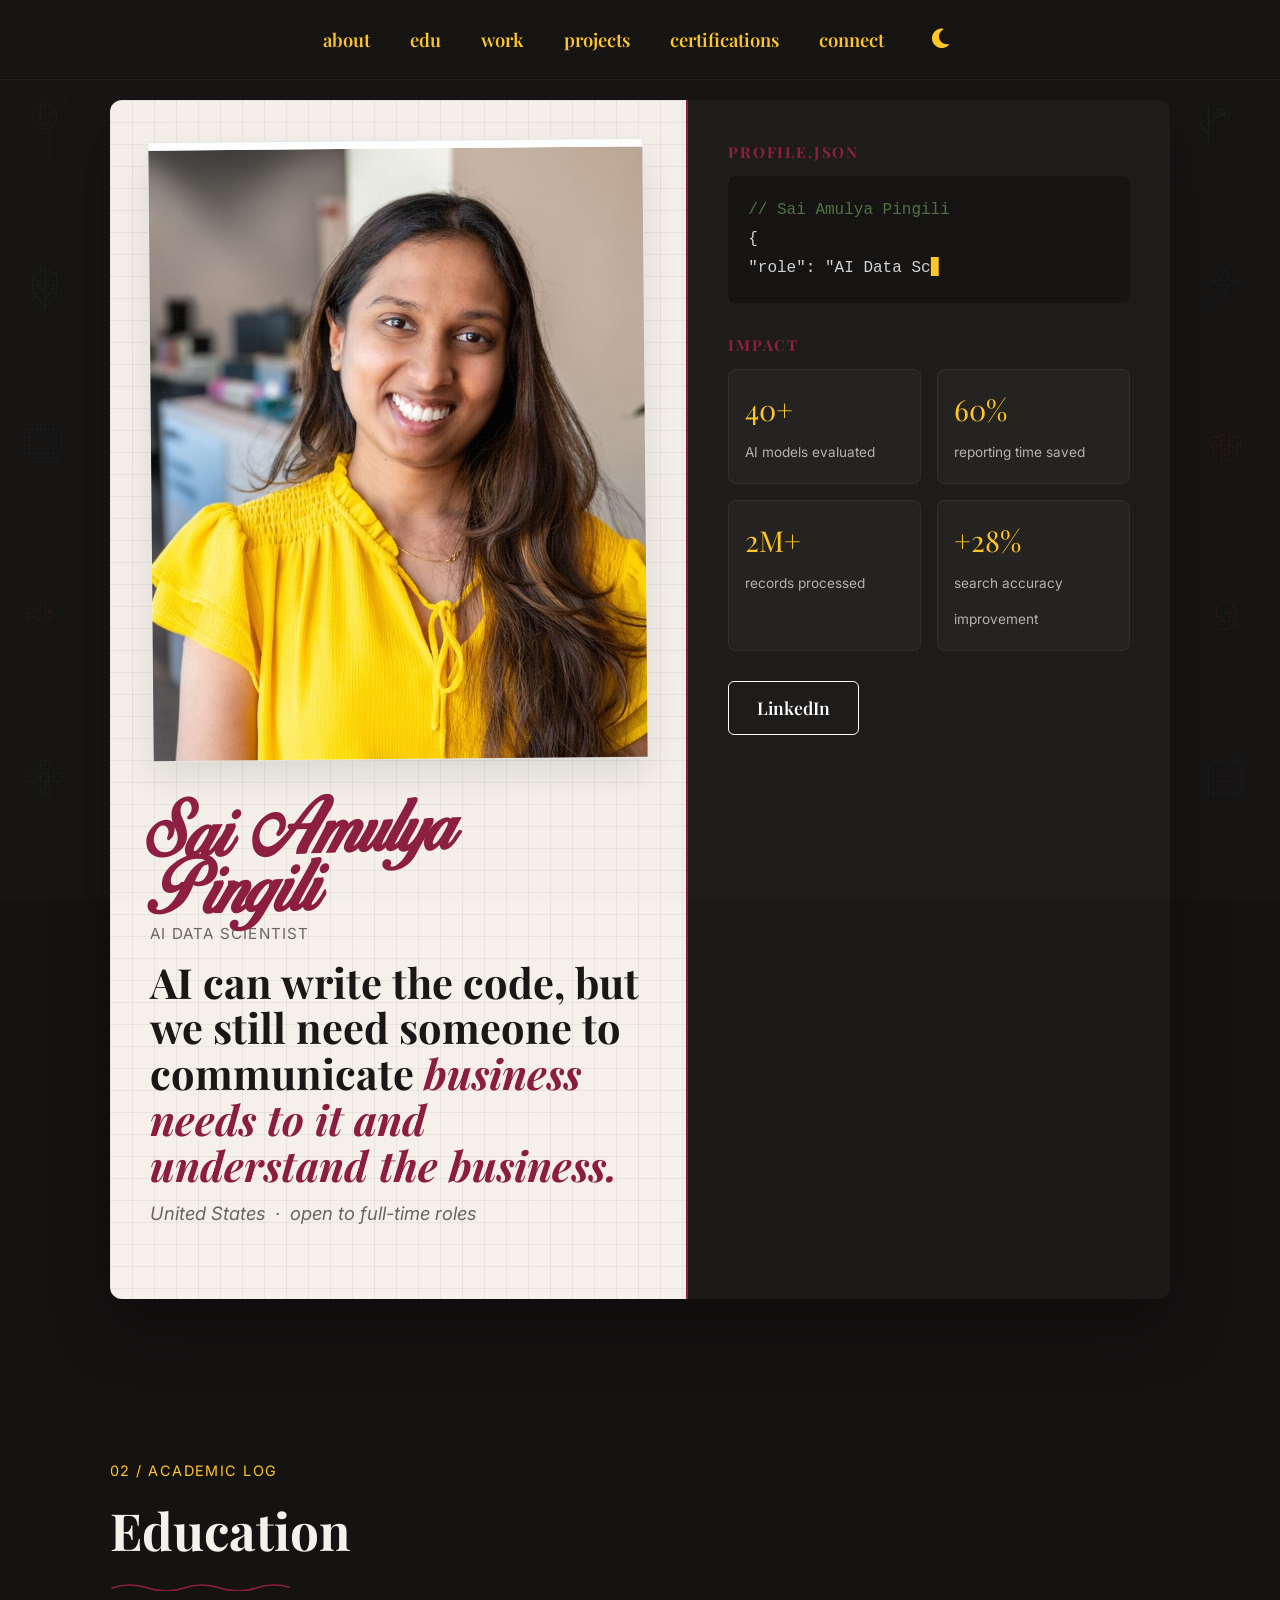
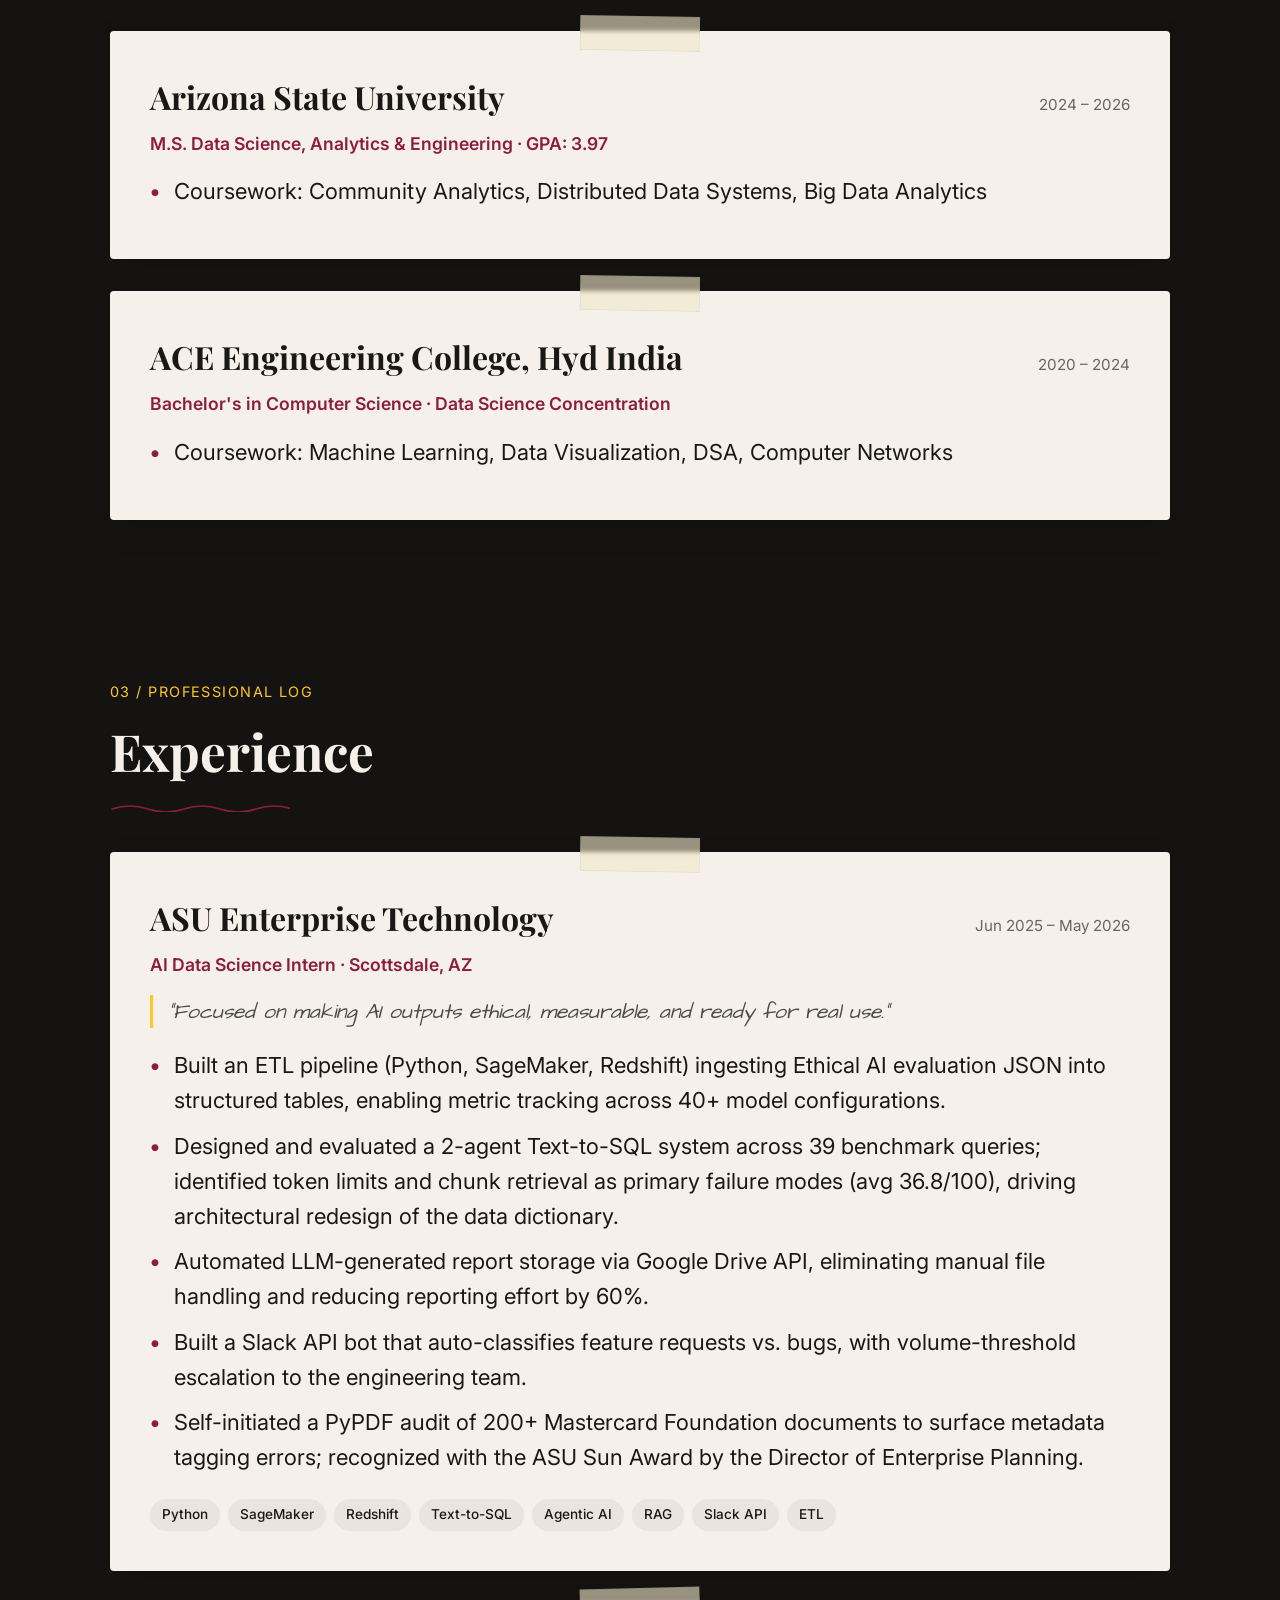
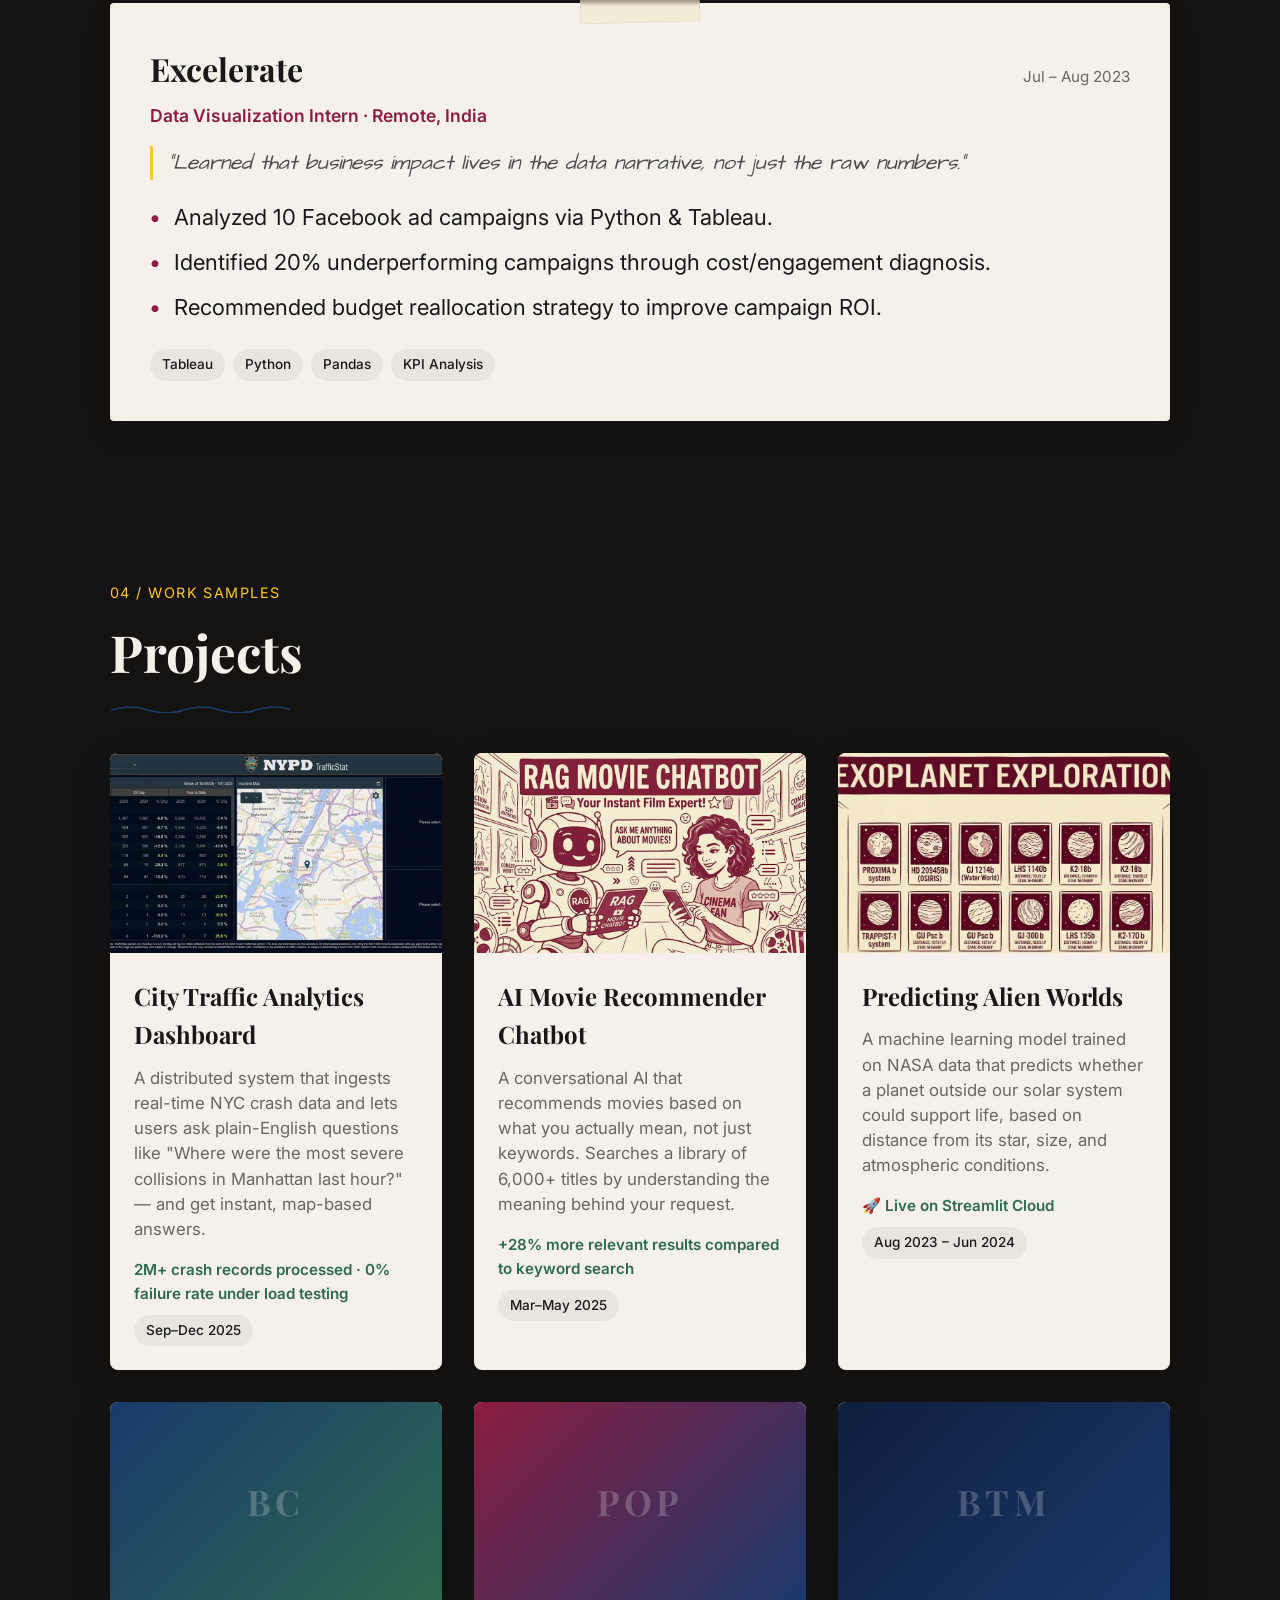
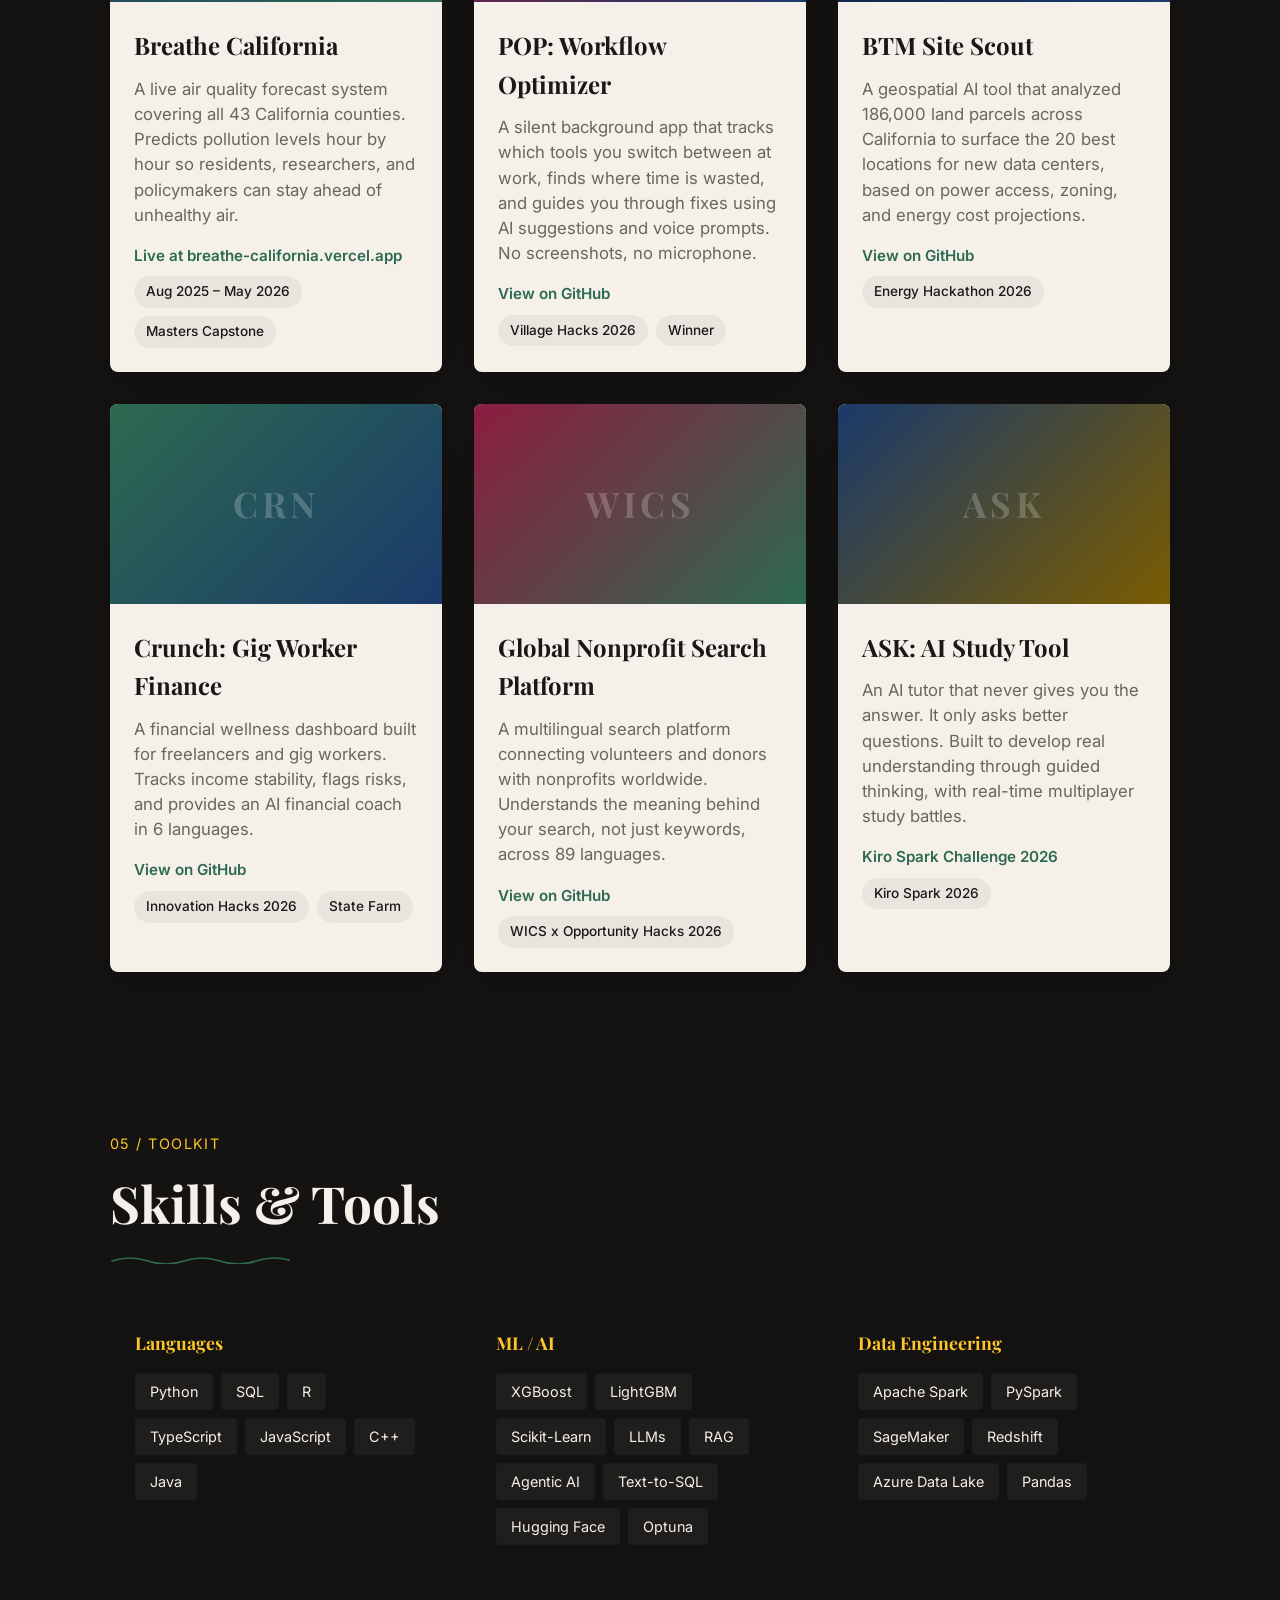
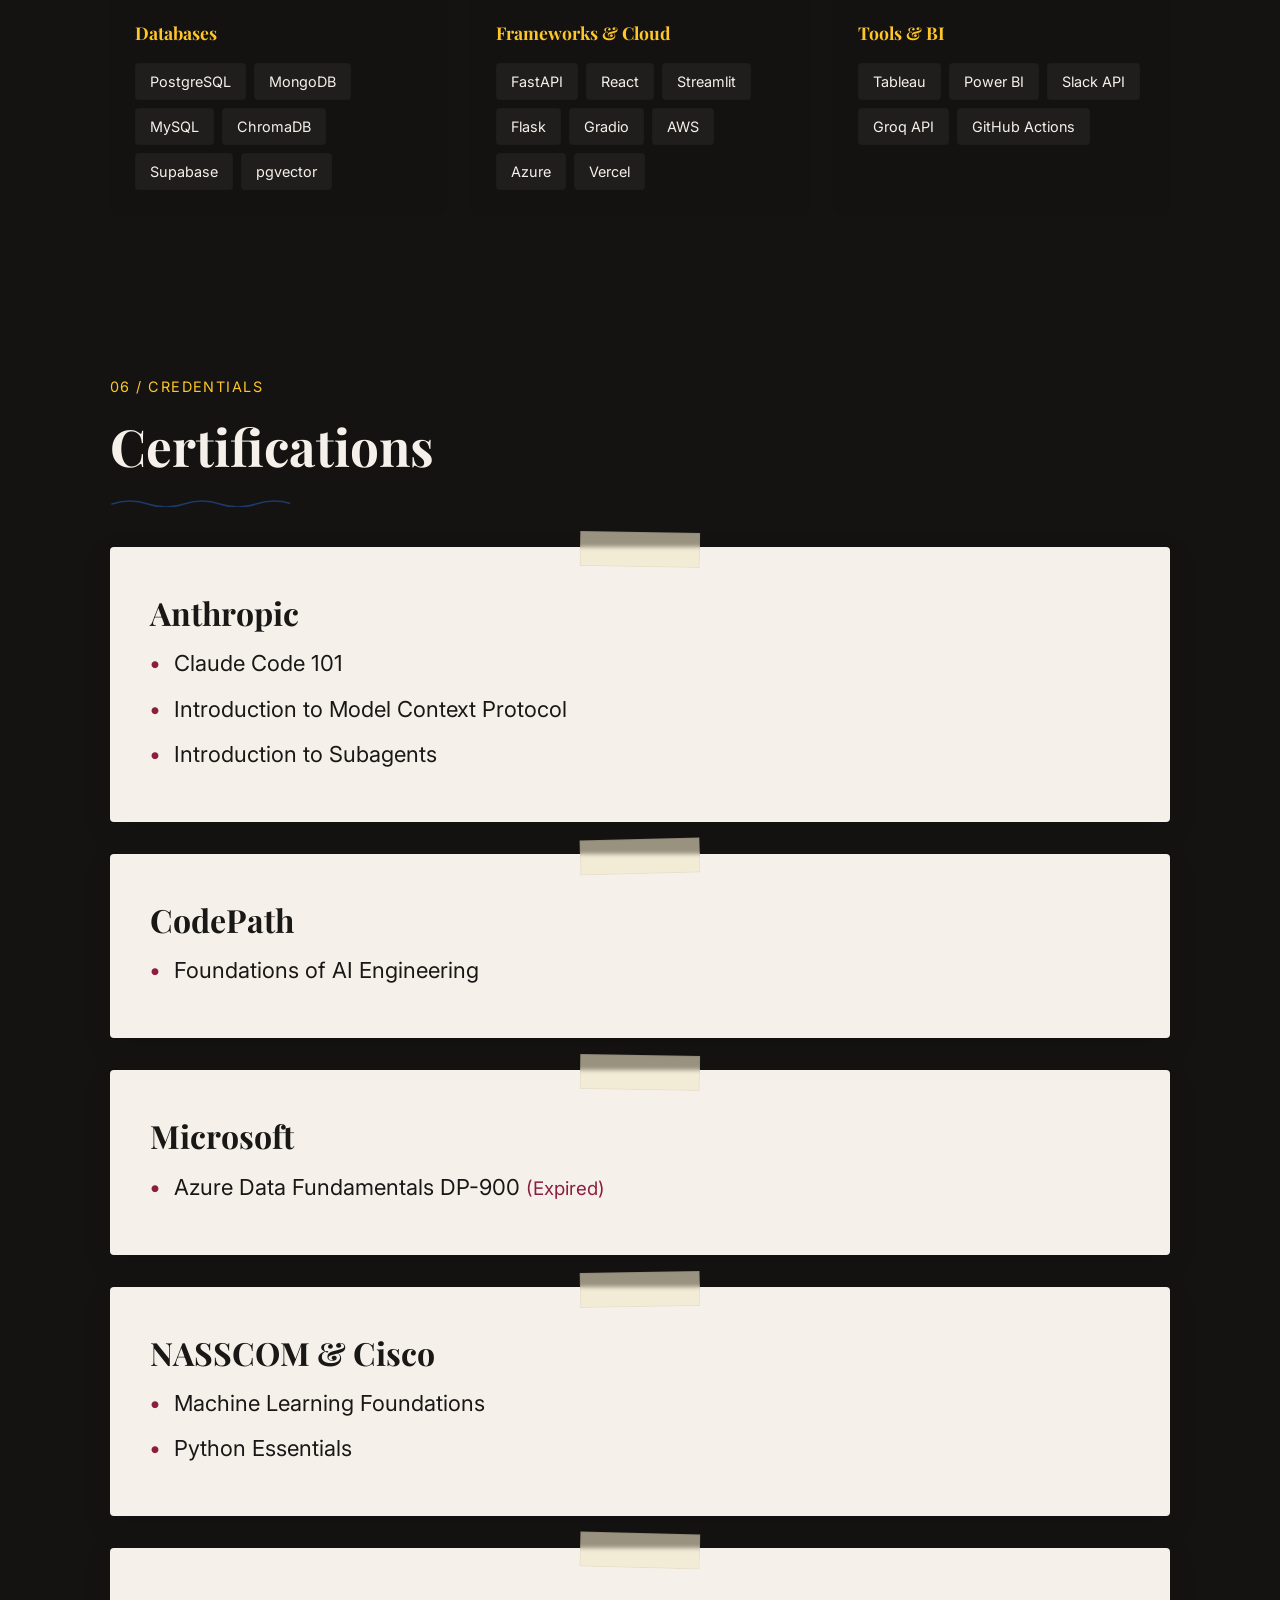
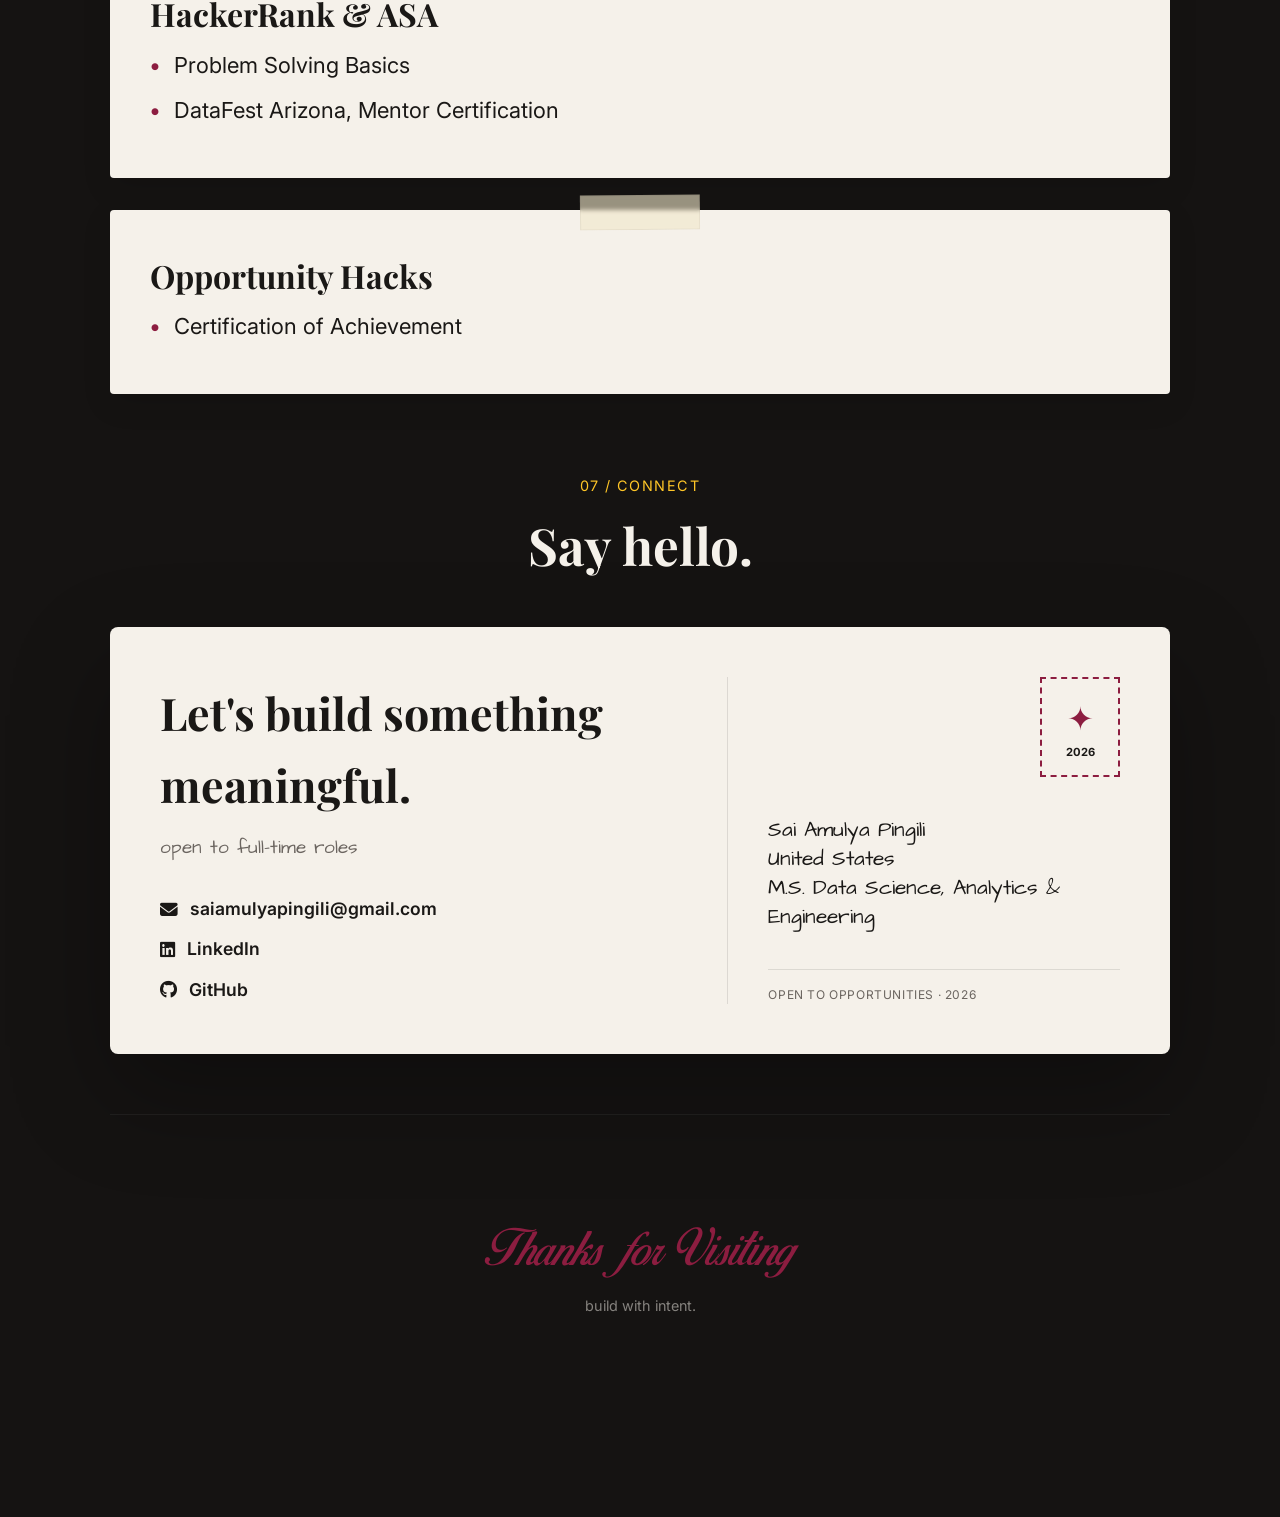
<file: index.html>
<!DOCTYPE html>
<html lang="en">

<head>
  <meta charset="UTF-8" />
  <meta name="viewport" content="width=device-width,initial-scale=1" />
  <title>Sai Amulya Pingili | AI Data Scientist &amp; Data Engineer</title>
  <meta name="description"
    content="Explore Sai Amulya Pingili’s AI and data science work, experience, and projects in machine learning, analytics, and data engineering." />
  <link rel="canonical" href="https://amulyapingili.github.io/portfolio/" />
  <meta name="theme-color" content="#151312" />
  <meta property="og:type" content="website" />
  <meta property="og:url" content="https://amulyapingili.github.io/portfolio/" />
  <meta property="og:title" content="Sai Amulya Pingili | AI Data Scientist &amp; Data Engineer" />
  <meta property="og:description"
    content="Explore Sai Amulya Pingili’s AI and data science work, experience, and projects in machine learning, analytics, and data engineering." />
  <meta property="og:image" content="https://amulyapingili.github.io/portfolio/portfolio_pic.jpeg" />
  <meta property="og:image:alt" content="Sai Amulya Pingili" />
  <meta name="twitter:card" content="summary_large_image" />
  <meta name="twitter:title" content="Sai Amulya Pingili | AI Data Scientist &amp; Data Engineer" />
  <meta name="twitter:description"
    content="Explore Sai Amulya Pingili’s AI and data science work, experience, and projects in machine learning, analytics, and data engineering." />
  <meta name="twitter:image" content="https://amulyapingili.github.io/portfolio/portfolio_pic.jpeg" />
  <script type="application/ld+json">
    {
      "@context": "https://schema.org",
      "@type": "Person",
      "name": "Sai Amulya Pingili",
      "url": "https://amulyapingili.github.io/portfolio/",
      "jobTitle": "AI Data Scientist",
      "description": "AI data scientist working across machine learning, analytics, and data engineering.",
      "email": "saiamulyapingili@gmail.com",
      "alumniOf": [
        {
          "@type": "CollegeOrUniversity",
          "name": "Arizona State University"
        },
        {
          "@type": "CollegeOrUniversity",
          "name": "ACE Engineering College"
        }
      ],
      "sameAs": [
        "https://linkedin.com/in/amulyapingili/",
        "https://github.com/amulyapingili"
      ],
      "knowsAbout": [
        "Data Science",
        "Artificial Intelligence",
        "Machine Learning",
        "Data Engineering",
        "Analytics"
      ]
    }
  </script>
  <link rel="preconnect" href="https://fonts.googleapis.com" />
  <link rel="preconnect" href="https://fonts.gstatic.com" crossorigin />
  <link
    href="https://fonts.googleapis.com/css2?family=Inter:wght@300;400;500;600&family=Playfair+Display:ital,wght@0,700;1,700&family=Architects+Daughter&display=swap"
    rel="stylesheet" />
  <link rel="stylesheet" href="https://cdnjs.cloudflare.com/ajax/libs/font-awesome/6.4.0/css/all.min.css" integrity="sha512-iecdLmaskl7CVkqkXNQ/ZH/XLlvWZOJyj7Yy7tcenmpD1ypASozpmT/E0iPtmFIB46ZmdtAc9eNBvH0H/ZpiBw==" crossorigin="anonymous" referrerpolicy="no-referrer" />
  <link rel="stylesheet" href="index.css">
  <script async src="https://www.googletagmanager.com/gtag/js?id=G-B8JYTPPT6R"></script>
  <script>
    window.dataLayer = window.dataLayer || [];
    function gtag(){dataLayer.push(arguments);}
    gtag('js', new Date());
    gtag('config', 'G-B8JYTPPT6R');
  </script>
</head>

<body>
  <div class="grain" aria-hidden="true"></div>

  <!-- ── SIDE DOODLES ── -->
  <div class="side-doodles left" aria-hidden="true">
    <svg class="dd" viewBox="0 0 42 42" fill="none">
      <circle cx="21" cy="17" r="10" stroke="#8C1D40" stroke-width="1.1" stroke-dasharray="2 1.3" />
      <circle cx="17" cy="15" r="1.5" fill="#8C1D40" />
      <circle cx="25" cy="15" r="1.5" fill="#8C1D40" />
      <path d="M17 21 q4 4 8 0" stroke="#8C1D40" stroke-width="1.1" fill="none" stroke-linecap="round" />
      <path d="M17 9 q1-3 2.5-1.5" stroke="#8C1D40" stroke-width="1" fill="none" stroke-linecap="round" />
      <path d="M21 8 q0-3.5 1.5-2.5" stroke="#8C1D40" stroke-width="1" fill="none" stroke-linecap="round" />
      <path d="M25 9 q1-3 2.5-1.5" stroke="#8C1D40" stroke-width="1" fill="none" stroke-linecap="round" />
    </svg>
    <svg class="dd" viewBox="0 0 42 42" fill="none">
      <path d="M21 38 Q8 26 11 12 Q21 4 31 12 Q34 26 21 38Z" stroke="#2d6a4f" stroke-width="1.1" fill="none"
        stroke-dasharray="2 1.3" />
      <line x1="21" y1="38" x2="21" y2="12" stroke="#2d6a4f" stroke-width=".8" stroke-dasharray="2 2" />
      <path d="M21 26 Q14 20 13 15" stroke="#2d6a4f" stroke-width=".9" fill="none" />
      <path d="M21 32 Q28 24 29 19" stroke="#2d6a4f" stroke-width=".9" fill="none" />
    </svg>
    <svg class="dd" viewBox="0 0 42 42" fill="none">
      <rect x="8" y="4" width="26" height="20" rx="2" stroke="#1a3a6b" stroke-width="1.1" fill="none"
        stroke-dasharray="2 1.3" />
      <rect x="14" y="24" width="14" height="4" rx="1" stroke="#1a3a6b" stroke-width="1" fill="none" />
      <rect x="10" y="28" width="22" height="3" rx="1" stroke="#1a3a6b" stroke-width=".9" fill="none" />
      <line x1="11" y1="10" x2="29" y2="10" stroke="#1a3a6b" stroke-width=".7" opacity=".5" />
      <line x1="11" y1="14" x2="24" y2="14" stroke="#1a3a6b" stroke-width=".7" opacity=".4" />
    </svg>
    <svg class="dd" viewBox="0 0 42 42" fill="none">
      <path d="M9 21 Q18 10 29 21 Q18 32 9 21Z" stroke="#8C1D40" stroke-width="1.1" fill="none"
        stroke-dasharray="2 1.3" />
      <circle cx="25" cy="19" r="1.4" fill="#8C1D40" />
      <path d="M7 16 Q4 21 7 26" stroke="#8C1D40" stroke-width="1" fill="none" stroke-linecap="round" />
    </svg>
    <svg class="dd" viewBox="0 0 42 42" fill="none">
      <circle cx="21" cy="21" r="4" stroke="#2d6a4f" stroke-width="1" fill="none" />
      <circle cx="21" cy="10" r="4" stroke="#2d6a4f" stroke-width=".9" fill="none" opacity=".6" />
      <circle cx="21" cy="32" r="4" stroke="#2d6a4f" stroke-width=".9" fill="none" opacity=".6" />
      <circle cx="10" cy="21" r="4" stroke="#2d6a4f" stroke-width=".9" fill="none" opacity=".6" />
      <circle cx="32" cy="21" r="4" stroke="#2d6a4f" stroke-width=".9" fill="none" opacity=".6" />
    </svg>
  </div>

  <div class="side-doodles right" aria-hidden="true">
    <svg class="dd" viewBox="0 0 42 42" fill="none">
      <path d="M7 38 L7 10" stroke="#2d6a4f" stroke-width="1.1" fill="none" stroke-linecap="round" />
      <path d="M7 32 Q2 24 -2 22" stroke="#2d6a4f" stroke-width="1" fill="none" stroke-linecap="round" />
      <path d="M7 24 Q14 16 18 13" stroke="#2d6a4f" stroke-width="1" fill="none" stroke-linecap="round" />
      <circle cx="-2" cy="22" r="2.5" stroke="#2d6a4f" stroke-width=".9" fill="none" />
      <circle cx="18" cy="13" r="2.5" stroke="#2d6a4f" stroke-width=".9" fill="none" />
    </svg>
    <svg class="dd" viewBox="0 0 42 42" fill="none">
      <path d="M21 6 l2.5 9 l9 2.5 l-9 2.5 l-2.5 9 l-2.5-9 l-9-2.5 l9-2.5z" stroke="#1a3a6b" stroke-width="1.1"
        fill="none" />
      <path d="M8 28 l1.5 5 l5 1.5 l-5 1.5 l-1.5 5 l-1.5-5 l-5-1.5 l5-1.5z" stroke="#1a3a6b" stroke-width=".9"
        fill="none" opacity=".5" />
    </svg>
    <svg class="dd" viewBox="0 0 42 42" fill="none">
      <circle cx="21" cy="19" r="11" stroke="#8C1D40" stroke-width="1.1" stroke-dasharray="2 1.3" />
      <circle cx="13" cy="14" r="5" stroke="#8C1D40" stroke-width="1" fill="none" />
      <circle cx="29" cy="14" r="5" stroke="#8C1D40" stroke-width="1" fill="none" />
      <circle cx="17" cy="17" r="1.6" fill="#8C1D40" />
      <circle cx="25" cy="17" r="1.6" fill="#8C1D40" />
      <ellipse cx="21" cy="23" rx="3.5" ry="2.5" stroke="#8C1D40" stroke-width="1" fill="none" />
    </svg>
    <svg class="dd" viewBox="0 0 42 42" fill="none">
      <path d="M21 21 Q26 17 26 21 Q26 27 20 27 Q14 27 14 19 Q14 11 22 11 Q30 11 30 22 Q30 34 18 34" stroke="#8C1D40"
        stroke-width="1.1" fill="none" stroke-linecap="round" />
    </svg>
    <svg class="dd" viewBox="0 0 42 42" fill="none">
      <path d="M7 35 L7 14 Q7 8 13 8 L29 8 Q35 8 35 14 L35 28 Q35 34 29 34 L13 34 Q7 34 7 28Z" stroke="#1a3a6b"
        stroke-width="1.1" fill="none" stroke-dasharray="2 1.3" />
      <path d="M13 8 L13 2" stroke="#1a3a6b" stroke-width="1" fill="none" stroke-linecap="round" />
      <path d="M29 8 L29 2" stroke="#1a3a6b" stroke-width="1" fill="none" stroke-linecap="round" />
      <line x1="12" y1="18" x2="30" y2="18" stroke="#1a3a6b" stroke-width=".8" opacity=".5" />
      <line x1="12" y1="23" x2="30" y2="23" stroke="#1a3a6b" stroke-width=".8" opacity=".4" />
      <line x1="12" y1="28" x2="22" y2="28" stroke="#1a3a6b" stroke-width=".8" opacity=".4" />
    </svg>
  </div>

  <!-- ══ NAV ══ -->
  <nav>
    <div class="nav-links">
      <a href="#about" class="nav-link">about</a>
      <a href="#edu" class="nav-link">edu</a>
      <a href="#exp" class="nav-link">work</a>
      <a href="#projects" class="nav-link">projects</a>
      <a href="#certs" class="nav-link">certifications</a>
      <a href="#contact" class="nav-link">connect</a>
      <button id="theme-toggle" class="theme-btn" aria-label="Toggle Theme">
        <i class="fas fa-moon"></i>
      </button>
    </div>
  </nav>

  <!-- ══ PAGE ══ -->
  <div class="page">
    <main>

    <!-- ── HERO ── -->
    <section class="hero" id="about">
      <div class="notebook-card">

        <!-- LEFT: cream notebook -->
        <div class="nb-left">
          <div class="nb-illustration">
            <img src="portfolio_pic.jpeg" alt="Sai Amulya Pingili">
          </div>
          <h1 class="nb-name">Sai Amulya Pingili</h1>
          <div class="nb-role">AI Data Scientist</div>
          <div class="nb-headline">AI can write the code, but <br>we still need someone to communicate <em>business
              needs to it
              and understand the business.</em></div>
          <div class="nb-tagline">United States &nbsp;·&nbsp; open to full-time roles</div>
        </div>

        <!-- RIGHT: terminal dark panel -->
        <div class="nb-right">
          <div>
            <div class="term-label">profile.json</div>
            <div class="term-block" id="profile-json"></div>
          </div>

          <div>
            <div class="term-label">impact</div>
            <div class="stat-row">
              <div class="stat-pill">
                <span class="sp-num">40+</span>
                <span class="sp-lbl">AI models evaluated</span>
              </div>
              <div class="stat-pill">
                <span class="sp-num">60%</span>
                <span class="sp-lbl">reporting time saved</span>
              </div>
              <div class="stat-pill">
                <span class="sp-num">2M+</span>
                <span class="sp-lbl">records processed</span>
              </div>
              <div class="stat-pill">
                <span class="sp-num">+28%</span>
                <span class="sp-lbl">search accuracy improvement</span>
              </div>
            </div>
          </div>

          <div class="hero-btns">
            <a href="https://linkedin.com/in/amulyapingili/" target="_blank" rel="noopener noreferrer" class="btn btn-ghost">LinkedIn</a>
          </div>
        </div>
      </div>
    </section>

    <!-- ── EDUCATION ── -->
    <section class="section" id="edu">
      <div class="sec-header">
        <span class="sec-num">02 / academic log</span>
        <h2 class="sec-title">Education</h2>
        <svg class="squig" viewBox="0 0 180 9" fill="none">
          <path d="M2 6 q18-6 36 0 q18 6 36 0 q18-6 36 0 q18 6 36 0 q18-6 36 0" stroke="#8C1D40" stroke-width="1.7"
            fill="none" stroke-linecap="round" />
        </svg>
      </div>
      <div class="exp-list">
        <div class="exp-card">
          <div class="tape"></div>
          <div class="exp-top">
            <h3 class="exp-co">Arizona State University</h3>
            <span class="exp-period">2024 – 2026</span>
          </div>
          <div class="exp-role">M.S. Data Science, Analytics &amp; Engineering · GPA: 3.97</div>
          <ul class="exp-bullets">
            <li>Coursework: Community Analytics, Distributed Data Systems, Big Data Analytics</li>
          </ul>
        </div>
        <div class="exp-card">
          <div class="tape"></div>
          <div class="exp-top">
            <h3 class="exp-co">ACE Engineering College, Hyd India</h3>
            <span class="exp-period">2020 – 2024</span>
          </div>
          <div class="exp-role">Bachelor's in Computer Science · Data Science Concentration</div>
          <ul class="exp-bullets">
            <li>Coursework: Machine Learning, Data Visualization, DSA, Computer Networks</li>
          </ul>
        </div>
      </div>
    </section>

    <!-- ── EXPERIENCE ── -->
    <section class="section" id="exp">
      <div class="sec-header">
        <span class="sec-num">03 / professional log</span>
        <h2 class="sec-title">Experience</h2>
        <svg class="squig" viewBox="0 0 180 9" fill="none">
          <path d="M2 6 q18-6 36 0 q18 6 36 0 q18-6 36 0 q18 6 36 0 q18-6 36 0" stroke="#8C1D40" stroke-width="1.7"
            fill="none" stroke-linecap="round" />
        </svg>
      </div>

      <div class="exp-list">
        <div class="exp-card">
          <div class="tape"></div>
          <div class="exp-top">
            <h3 class="exp-co">ASU Enterprise Technology</h3>
            <span class="exp-period">Jun 2025 – May 2026</span>
          </div>
          <div class="exp-role">AI Data Science Intern · Scottsdale, AZ</div>
          <p class="exp-learn">"Focused on making AI outputs ethical, measurable, and ready for real use."</p>
          <ul class="exp-bullets">
            <li>Built an ETL pipeline (Python, SageMaker, Redshift) ingesting Ethical AI evaluation JSON into structured tables, enabling metric tracking across 40+ model configurations.</li>
            <li>Designed and evaluated a 2-agent Text-to-SQL system across 39 benchmark queries; identified token limits and chunk retrieval as primary failure modes (avg 36.8/100), driving architectural redesign of the data dictionary.</li>
            <li>Automated LLM-generated report storage via Google Drive API, eliminating manual file handling and reducing reporting effort by 60%.</li>
            <li>Built a Slack API bot that auto-classifies feature requests vs. bugs, with volume-threshold escalation to the engineering team.</li>
            <li>Self-initiated a PyPDF audit of 200+ Mastercard Foundation documents to surface metadata tagging errors; recognized with the ASU Sun Award by the Director of Enterprise Planning.</li>
          </ul>
          <div class="chip-row">
            <span class="chip">Python</span><span class="chip">SageMaker</span><span class="chip">Redshift</span>
            <span class="chip">Text-to-SQL</span><span class="chip">Agentic AI</span><span class="chip">RAG</span><span class="chip">Slack API</span><span class="chip">ETL</span>
          </div>
        </div>

        <div class="exp-card">
          <div class="tape" style="transform:translateX(-50%) rotate(-1.5deg)"></div>
          <div class="exp-top">
            <h3 class="exp-co">Excelerate</h3>
            <span class="exp-period">Jul – Aug 2023</span>
          </div>
          <div class="exp-role">Data Visualization Intern · Remote, India</div>
          <p class="exp-learn">"Learned that business impact lives in the data narrative, not just the raw numbers."</p>
          <ul class="exp-bullets">
            <li>Analyzed 10 Facebook ad campaigns via Python & Tableau.</li>
            <li>Identified 20% underperforming campaigns through cost/engagement diagnosis.</li>
            <li>Recommended budget reallocation strategy to improve campaign ROI.</li>
          </ul>
          <div class="chip-row">
            <span class="chip">Tableau</span><span class="chip">Python</span>
            <span class="chip">Pandas</span><span class="chip">KPI Analysis</span>
          </div>
        </div>
      </div>
    </section>

    <!-- ── PROJECTS ── -->
    <section class="section" id="projects">
      <div class="sec-header">
        <span class="sec-num">04 / work samples</span>
        <h2 class="sec-title">Projects</h2>
        <svg class="squig" viewBox="0 0 180 9" fill="none">
          <path d="M2 6 q18-6 36 0 q18 6 36 0 q18-6 36 0 q18 6 36 0 q18-6 36 0" stroke="#1a3a6b" stroke-width="1.7"
            fill="none" stroke-linecap="round" />
        </svg>
      </div>
      <div class="proj-scatter">

        <div class="proj-card">
          <div class="proj-img">
            <img src="traffic_analytics_dashboard.png" alt="NLQ Traffic Analytics Dashboard" loading="lazy" decoding="async">
          </div>
          <div class="proj-body">
            <h3 class="proj-title">City Traffic Analytics Dashboard</h3>
            <p class="proj-desc">A distributed system that ingests real-time NYC crash data and lets users ask plain-English questions like "Where were the most severe collisions in Manhattan last hour?" — and get instant, map-based answers.</p>
            <div class="proj-metric">2M+ crash records processed · 0% failure rate under load testing</div>
            <div class="chip-row" style="margin-top:8px">
              <span class="chip">Sep–Dec 2025</span>
            </div>
          </div>
        </div>

        <div class="proj-card">
          <div class="proj-img">
            <img src="rag_chatbot_thumbnail.jpg" alt="RAG Movie Recommender Chatbot" loading="lazy" decoding="async">
          </div>
          <div class="proj-body">
            <h3 class="proj-title">AI Movie Recommender Chatbot</h3>
            <p class="proj-desc">A conversational AI that recommends movies based on what you actually mean, not just keywords. Searches a library of 6,000+ titles by understanding the meaning behind your request.</p>
            <div class="proj-metric">+28% more relevant results compared to keyword search</div>
            <div class="chip-row" style="margin-top:8px">
              <span class="chip">Mar–May 2025</span>
            </div>
          </div>
        </div>

        <div class="proj-card">
          <div class="proj-img">
            <img src="exoplanet_thumbnail.png" alt="Predicting Alien Worlds" loading="lazy" decoding="async">
          </div>
          <div class="proj-body">
            <h3 class="proj-title">Predicting Alien Worlds</h3>
            <p class="proj-desc">A machine learning model trained on NASA data that predicts whether a planet outside our solar system could support life, based on distance from its star, size, and atmospheric conditions.</p>

            <div class="proj-metric">
              <a href="https://predictingalienworlds-ap24.streamlit.app/" target="_blank" rel="noopener noreferrer"
                style="text-decoration: none; color: inherit;">
                🚀 Live on Streamlit Cloud
              </a>
            </div>

            <div class="chip-row" style="margin-top:8px">
              <span class="chip">Aug 2023 – Jun 2024</span>
            </div>
          </div>
        </div>

        <div class="proj-card">
          <div class="proj-img proj-ph" style="background:linear-gradient(135deg,#1a3a6b,#2d6a4f);">
            <span class="ph-label">BC</span>
          </div>
          <div class="proj-body">
            <h3 class="proj-title">Breathe California</h3>
            <p class="proj-desc">A live air quality forecast system covering all 43 California counties. Predicts pollution levels hour by hour so residents, researchers, and policymakers can stay ahead of unhealthy air.</p>
            <div class="proj-metric"><a href="https://breathe-california.vercel.app" target="_blank" rel="noopener noreferrer" style="text-decoration:none;color:inherit;">Live at breathe-california.vercel.app</a></div>
            <div class="chip-row" style="margin-top:8px">
              <span class="chip">Aug 2025 – May 2026</span><span class="chip">Masters Capstone</span>
            </div>
          </div>
        </div>

        <div class="proj-card">
          <div class="proj-img proj-ph" style="background:linear-gradient(135deg,#8C1D40,#1a3a6b);">
            <span class="ph-label">POP</span>
          </div>
          <div class="proj-body">
            <h3 class="proj-title">POP: Workflow Optimizer</h3>
            <p class="proj-desc">A silent background app that tracks which tools you switch between at work, finds where time is wasted, and guides you through fixes using AI suggestions and voice prompts. No screenshots, no microphone.</p>
            <div class="proj-metric"><a href="https://github.com/bhawan-kumar/Pop" target="_blank" rel="noopener noreferrer" style="text-decoration:none;color:inherit;">View on GitHub</a></div>
            <div class="chip-row" style="margin-top:8px">
              <span class="chip">Village Hacks 2026</span><span class="chip">Winner</span>
            </div>
          </div>
        </div>

        <div class="proj-card">
          <div class="proj-img proj-ph" style="background:linear-gradient(135deg,#0e1e3d,#1a3a6b);">
            <span class="ph-label">BTM</span>
          </div>
          <div class="proj-body">
            <h3 class="proj-title">BTM Site Scout</h3>
            <p class="proj-desc">A geospatial AI tool that analyzed 186,000 land parcels across California to surface the 20 best locations for new data centers, based on power access, zoning, and energy cost projections.</p>
            <div class="proj-metric"><a href="https://github.com/AmulyaPingili/Energy-hackathon" target="_blank" rel="noopener noreferrer" style="text-decoration:none;color:inherit;">View on GitHub</a></div>
            <div class="chip-row" style="margin-top:8px">
              <span class="chip">Energy Hackathon 2026</span>
            </div>
          </div>
        </div>

        <div class="proj-card">
          <div class="proj-img proj-ph" style="background:linear-gradient(135deg,#2d6a4f,#1a3a6b);">
            <span class="ph-label">CRN</span>
          </div>
          <div class="proj-body">
            <h3 class="proj-title">Crunch: Gig Worker Finance</h3>
            <p class="proj-desc">A financial wellness dashboard built for freelancers and gig workers. Tracks income stability, flags risks, and provides an AI financial coach in 6 languages.</p>
            <div class="proj-metric"><a href="https://github.com/YOLO200/InnovationHacks_Statefarm" target="_blank" rel="noopener noreferrer" style="text-decoration:none;color:inherit;">View on GitHub</a></div>
            <div class="chip-row" style="margin-top:8px">
              <span class="chip">Innovation Hacks 2026</span><span class="chip">State Farm</span>
            </div>
          </div>
        </div>

        <div class="proj-card">
          <div class="proj-img proj-ph" style="background:linear-gradient(135deg,#8C1D40,#2d6a4f);">
            <span class="ph-label">WICS</span>
          </div>
          <div class="proj-body">
            <h3 class="proj-title">Global Nonprofit Search Platform</h3>
            <p class="proj-desc">A multilingual search platform connecting volunteers and donors with nonprofits worldwide. Understands the meaning behind your search, not just keywords, across 89 languages.</p>
            <div class="proj-metric"><a href="https://github.com/pradeepreddyvv/contextWindow" target="_blank" rel="noopener noreferrer" style="text-decoration:none;color:inherit;">View on GitHub</a></div>
            <div class="chip-row" style="margin-top:8px">
              <span class="chip">WICS x Opportunity Hacks 2026</span>
            </div>
          </div>
        </div>

        <div class="proj-card">
          <div class="proj-img proj-ph" style="background:linear-gradient(135deg,#1a3a6b,#7a5c00);">
            <span class="ph-label">ASK</span>
          </div>
          <div class="proj-body">
            <h3 class="proj-title">ASK: AI Study Tool</h3>
            <p class="proj-desc">An AI tutor that never gives you the answer. It only asks better questions. Built to develop real understanding through guided thinking, with real-time multiplayer study battles.</p>
            <div class="proj-metric">Kiro Spark Challenge 2026</div>
            <div class="chip-row" style="margin-top:8px">
              <span class="chip">Kiro Spark 2026</span>
            </div>
          </div>
        </div>

      </div>
    </section>

    <!-- ── SKILLS ── -->
    <section class="section">
      <div class="sec-header">
        <span class="sec-num">05 / toolkit</span>
        <h2 class="sec-title">Skills & Tools</h2>
        <svg class="squig" viewBox="0 0 180 9" fill="none">
          <path d="M2 6 q18-6 36 0 q18 6 36 0 q18-6 36 0 q18 6 36 0 q18-6 36 0" stroke="#2d6a4f" stroke-width="1.7"
            fill="none" stroke-linecap="round" />
        </svg>
      </div>
      <div class="skills-grid">
        <div class="sg"><span class="sg-head">Languages</span>
          <div class="pills"><span class="pill">Python</span><span class="pill">SQL</span><span class="pill">R</span><span class="pill">TypeScript</span><span class="pill">JavaScript</span><span class="pill">C++</span><span class="pill">Java</span></div>
        </div>
        <div class="sg"><span class="sg-head">ML / AI</span>
          <div class="pills"><span class="pill">XGBoost</span><span class="pill">LightGBM</span><span class="pill">Scikit-Learn</span><span class="pill">LLMs</span><span class="pill">RAG</span><span class="pill">Agentic AI</span><span class="pill">Text-to-SQL</span><span class="pill">Hugging Face</span><span class="pill">Optuna</span></div>
        </div>
        <div class="sg"><span class="sg-head">Data Engineering</span>
          <div class="pills"><span class="pill">Apache Spark</span><span class="pill">PySpark</span><span class="pill">SageMaker</span><span class="pill">Redshift</span><span class="pill">Azure Data Lake</span><span class="pill">Pandas</span></div>
        </div>
        <div class="sg"><span class="sg-head">Databases</span>
          <div class="pills"><span class="pill">PostgreSQL</span><span class="pill">MongoDB</span><span class="pill">MySQL</span><span class="pill">ChromaDB</span><span class="pill">Supabase</span><span class="pill">pgvector</span></div>
        </div>
        <div class="sg"><span class="sg-head">Frameworks & Cloud</span>
          <div class="pills"><span class="pill">FastAPI</span><span class="pill">React</span><span class="pill">Streamlit</span><span class="pill">Flask</span><span class="pill">Gradio</span><span class="pill">AWS</span><span class="pill">Azure</span><span class="pill">Vercel</span></div>
        </div>
        <div class="sg"><span class="sg-head">Tools & BI</span>
          <div class="pills"><span class="pill">Tableau</span><span class="pill">Power BI</span><span class="pill">Slack API</span><span class="pill">Groq API</span><span class="pill">GitHub Actions</span></div>
        </div>
      </div>
    </section>

    <!-- ── CERTIFICATIONS ── -->
    <section class="section" id="certs">
      <div class="sec-header">
        <span class="sec-num">06 / credentials</span>
        <h2 class="sec-title">Certifications</h2>
        <svg class="squig" viewBox="0 0 180 9" fill="none">
          <path d="M2 6 q18-6 36 0 q18 6 36 0 q18-6 36 0 q18 6 36 0 q18-6 36 0" stroke="#1a3a6b" stroke-width="1.7"
            fill="none" stroke-linecap="round" />
        </svg>
      </div>
      <div class="exp-list">
        <div class="exp-card">
          <div class="tape"></div>
          <div class="exp-top">
            <h3 class="exp-co">Anthropic</h3>
          </div>
          <ul class="exp-bullets">
            <li>Claude Code 101</li>
            <li>Introduction to Model Context Protocol</li>
            <li>Introduction to Subagents</li>
          </ul>
        </div>
        <div class="exp-card">
          <div class="tape" style="transform:translateX(-50%) rotate(-1.5deg)"></div>
          <div class="exp-top">
            <h3 class="exp-co">CodePath</h3>
          </div>
          <ul class="exp-bullets">
            <li>Foundations of AI Engineering</li>
          </ul>
        </div>
        <div class="exp-card">
          <div class="tape" style="transform:translateX(-50%) rotate(1deg)"></div>
          <div class="exp-top">
            <h3 class="exp-co">Microsoft</h3>
          </div>
          <ul class="exp-bullets">
            <li>Azure Data Fundamentals DP-900 <span style="color:var(--maroon);font-size:.85em;">(Expired)</span></li>
          </ul>
        </div>
        <div class="exp-card">
          <div class="tape" style="transform:translateX(-50%) rotate(-1deg)"></div>
          <div class="exp-top">
            <h3 class="exp-co">NASSCOM &amp; Cisco</h3>
          </div>
          <ul class="exp-bullets">
            <li>Machine Learning Foundations</li>
            <li>Python Essentials</li>
          </ul>
        </div>
        <div class="exp-card">
          <div class="tape" style="transform:translateX(-50%) rotate(1.5deg)"></div>
          <div class="exp-top">
            <h3 class="exp-co">HackerRank &amp; ASA</h3>
          </div>
          <ul class="exp-bullets">
            <li>Problem Solving Basics</li>
            <li>DataFest Arizona, Mentor Certification</li>
          </ul>
        </div>
        <div class="exp-card">
          <div class="tape" style="transform:translateX(-50%) rotate(-0.5deg)"></div>
          <div class="exp-top">
            <h3 class="exp-co">Opportunity Hacks</h3>
          </div>
          <ul class="exp-bullets">
            <li>Certification of Achievement</li>
          </ul>
        </div>
      </div>
    </section>

    <!-- ── CONTACT POSTCARD ── -->
    <div class="contact-wrap" id="contact">
      <div class="sec-header" style="text-align:center">
        <span class="sec-num">07 / connect</span>
        <h2 class="sec-title">Say hello.</h2>
      </div>
      <div class="postcard">
        <div class="pc-left">
          <div class="pc-title">Let's build something meaningful.</div>
          <div class="pc-sub">open to full-time roles</div>
          <div class="pc-links">
            <a href="mailto:saiamulyapingili@gmail.com" class="pc-link">
              <i class="fas fa-envelope"></i> saiamulyapingili@gmail.com
            </a>
            <a href="https://linkedin.com/in/amulyapingili/" target="_blank" rel="noopener noreferrer" class="pc-link">
              <i class="fab fa-linkedin"></i> LinkedIn
            </a>
            <a href="https://github.com/amulyapingili" target="_blank" rel="noopener noreferrer" class="pc-link">
              <i class="fab fa-github"></i> GitHub
            </a>
          </div>
        </div>
        <div class="pc-divider"></div>
        <div class="pc-right">
          <div class="pc-stamp">
            <div class="pc-stamp-inner">✦</div>
            <div class="pc-stamp-lbl">2026</div>
          </div>
          <div class="pc-address">
            Sai Amulya Pingili<br>
            United States<br>
            M.S. Data Science, Analytics &amp; Engineering
          </div>
          <div class="pc-postmark">OPEN TO OPPORTUNITIES · 2026</div>
        </div>
      </div>
    </div>
    </main>

    <!-- ── FOOTER ── -->
    <footer>
      <div class="footer-sig">Thanks for Visiting</div>
      <div class="footer-note">build with intent.</div>
    </footer>

  </div><!-- /page -->

  <script src="index.js"></script>
</body>

</html>
</file>
<file: index.css>
/* ── RESET ── */
* { margin: 0; padding: 0; box-sizing: border-box; }

:root {
  --bg:       #151312;
  --surface:  #f5f1ea;
  --gold:     #FFC627;
  --maroon:   #8C1D40;
  --ink:      #1a1816;
  --muted:    #6b6560;
  --grid:     rgba(0,0,0,.055);
  --hand:     'Architects Daughter', cursive;
  --name-font: 'BirdsOfParadise', cursive;
  --serif:    'Playfair Display', serif;
  --sans:     'Inter', sans-serif;
  --nav-bg:   rgba(21, 19, 18, 0.9);
  --text-main: var(--surface);
  --text-sec:  rgba(245,241,234,.7);
  --ghost-clr: #fff;
  --pill-bg:   rgba(255,255,255,.05);
}

body.light-mode {
  --bg:       #fdfbf7;
  --surface:  #ffffff;
  --ink:      #1a1816;
  --maroon:   #8C1D40;
  --gold:     #b8860b;
  --muted:    #5a5550;
  --grid:     rgba(0,0,0,0.035);
  --nav-bg:   rgba(253, 251, 247, 0.9);
  --text-main: var(--ink);
  --text-sec:  var(--muted);
  --ghost-clr: var(--maroon);
  --pill-bg:   rgba(0,0,0,0.04);
}

@font-face {
  font-family: 'BirdsOfParadise';
  src: url('birds-of-paradise-font/BirdsOfParadisePersonalUseOnly-dX7X.ttf') format('truetype');
  font-weight: normal;
  font-style: normal;
}

body {
  background: var(--bg);
  font-family: var(--sans);
  font-size: 22px;
  color: var(--text-main);
  line-height: 1.6;
  overflow-x: hidden;
  opacity: 0;
  transition: opacity .7s ease, background-color 0.4s, color 0.4s;
}
body.loaded { opacity: 1; }

.grain {
  position: fixed; inset: 0;
  background: url("grain.png");
  opacity: 0.15; pointer-events: none; z-index: 1000;
}


/* ── DOODLES ── */
.side-doodles {
  position: fixed; top: 0; bottom: 0; width: 80px;
  display: flex; flex-direction: column; justify-content: space-around;
  padding: 40px 10px; pointer-events: none; z-index: 1;
}
.side-doodles.left { left: 10px; }
.side-doodles.right { right: 10px; }
.dd { width: 50px; height: 50px; opacity: 0.15; transition: transform 0.1s ease-out; }

/* ── NAV ── */
nav {
  position: fixed; top: 0; left: 0; right: 0;
  display: flex; justify-content: center; align-items: center;
  padding: 0 60px; height: 80px; z-index: 100;
  background: var(--nav-bg); backdrop-filter: blur(12px);
  border-bottom: 1px solid rgba(255,255,255,.05);
  transition: background-color 0.3s;
}
.nav-links { display: flex; gap: 40px; align-items: center; }
.nav-link {
  font-family: var(--serif);
  font-size: 1.15rem; color: var(--gold);
  text-decoration: none; font-weight: 600;
  transition: color .2s, transform .22s;
}
.nav-link:hover { color: var(--ink); transform: translateY(-1px); }

body.light-mode .nav-link:hover { color: var(--maroon); }

.theme-btn {
  background: none; border: none; color: var(--gold);
  font-size: 1.4rem; padding: 8px;
  transition: transform 0.3s;
}
.theme-btn:hover { transform: rotate(15deg) scale(1.1); }
.nav-status {
  font-family: var(--sans); font-size: .75rem; color: var(--gold);
  text-transform: uppercase; letter-spacing: .1em;
}

/* ── PAGE ── */
.page {
  position: relative; z-index: 2;
  max-width: 1100px;
  margin: 0 auto;
  padding: 100px 20px;
}

/* ── HERO ── */
.hero { margin-bottom: 80px; }
.notebook-card {
  display: grid;
  grid-template-columns: 1.2fr 1fr;
  background: #1c1a18;
  border-radius: 12px;
  overflow: hidden;
  box-shadow: 0 30px 60px rgba(0,0,0,.3);
}

.nb-left {
  background-color: var(--surface);
  background-image: 
    linear-gradient(var(--grid) 1px, transparent 1px),
    linear-gradient(90deg, var(--grid) 1px, transparent 1px);
  background-size: 22px 22px;
  padding: 40px;
  border-right: 2px solid var(--maroon);
  position: relative;
  display: flex; flex-direction: column;
}

.nb-illustration {
  width: 100%; height: 620px;
  border: 1px solid rgba(0,0,0,.1);
  padding: 12px; background: #fff;
  transform: rotate(-0.5deg); margin-bottom: 30px;
  box-shadow: 0 15px 35px rgba(0,0,0,.1);
  overflow: hidden;
}
.nb-illustration img {
  width: 100%; height: 100%; object-fit: cover; border-radius: 4px;
  object-position: center 5%;
  transform: scale(1.15);
  transform-origin: center 5%;
}

.nb-name {
  font-family: var(--name-font);
  font-size: 4.2rem; color: var(--maroon); line-height: .85;
  margin-top: 10px; margin-bottom: 8px; letter-spacing: .02em;
  transform: rotate(-1.5deg);
}
.nb-role {
  font-family: var(--sans);
  font-size: .95rem; letter-spacing: .08em; text-transform: uppercase;
  color: var(--muted); margin-bottom: 12px;
}
.nb-headline {
  font-family: var(--serif);
  font-size: 2.6rem; line-height: 1.1;
  color: var(--ink); margin-bottom: 12px; font-weight: 700;
}
.nb-headline em { color: var(--maroon); font-style: italic; }
.nb-tagline {
  font-family: var(--sans); font-size: 1.15rem;
  color: var(--muted); font-style: italic; margin-bottom: 30px;
}

.nb-right {
  padding: 40px; display: flex; flex-direction: column; gap: 30px;
}
.term-label {
  font-family: var(--serif);
  font-size: .95rem; letter-spacing: .12em; text-transform: uppercase;
  color: var(--maroon); margin-bottom: 12px; font-weight: 700;
}
.term-block {
  background: rgba(0,0,0,0.3); border-radius: 8px;
  padding: 20px; font-family: 'Courier New', monospace;
  font-size: 1rem; line-height: 1.6; color: #d4d4d4;
}
.t-key { color: var(--gold); }
.t-str { color: #a5d6ff; }
.t-num { color: #d19a66; }
.t-cmnt { color: #6a9955; opacity: 0.7; }
.t-cursor {
  display: inline-block; color: var(--gold);
  animation: blink 0.75s step-end infinite;
}
@keyframes blink { 0%, 100% { opacity: 1; } 50% { opacity: 0; } }
#profile-json div { line-height: 1.8; }

.stat-row { display: grid; grid-template-columns: 1fr 1fr; gap: 16px; }
.stat-pill {
  background: rgba(255,255,255,.03); border: 1px solid rgba(255,255,255,.05);
  padding: 16px; border-radius: 8px;
}
.sp-num { display: block; font-family: var(--serif); font-size: 1.8rem; color: var(--gold); }
.sp-lbl { font-size: .85rem; color: var(--text-sec); }

.hero-btns { display: flex; gap: 12px; flex-wrap: wrap; }
.btn {
  font-family: var(--serif); font-size: 1.1rem; font-weight: 600;
  padding: 12px 28px; text-decoration: none; border-radius: 6px;
  transition: all .2s;
}
.btn-primary { background: var(--maroon); color: #fff; }
.btn-ghost { border: 1px solid var(--ghost-clr); color: var(--ghost-clr); }
.btn-ghost:hover { background: rgba(140,29,64,0.05); border-color: var(--maroon); }
.btn:hover { transform: translateY(-2px); opacity: 0.9; }

/* ── SECTIONS ── */
.section { padding: 80px 0; }
.sec-header { margin-bottom: 40px; }
.sec-num { font-size: .9rem; color: var(--gold); text-transform: uppercase; letter-spacing: .1em; display: block; margin-bottom: 8px; }
.sec-title { 
  font-family: var(--serif); font-size: 3.2rem; font-weight: 700; 
  color: var(--text-main);
}
body.light-mode .sec-title { color: var(--maroon); }
.squig { width: 180px; display: block; margin-top: 10px; }

/* ── EDUCATION / EXP CARDS ── */
.exp-list { display: flex; flex-direction: column; gap: 32px; }
.exp-card {
  background: var(--surface); color: var(--ink); padding: 40px;
  border-radius: 4px; position: relative;
  box-shadow: 0 10px 30px rgba(0,0,0,.1);
}
.exp-top { display: flex; justify-content: space-between; align-items: baseline; margin-bottom: 8px; }
.exp-co { font-family: var(--serif); font-size: 2rem; font-weight: 700; }
.exp-period { font-size: .95rem; color: var(--muted); }
.exp-role { font-weight: 600; color: var(--maroon); margin-bottom: 16px; font-size: 1.1rem; }
.exp-learn { 
  font-family: var(--hand); font-size: 1.3rem; margin-bottom: 20px; 
  color: #4a4a4a; font-style: italic; border-left: 3px solid var(--gold); padding-left: 15px;
}
.exp-bullets { list-style: none; }
.exp-bullets li { position: relative; padding-left: 24px; margin-bottom: 10px; }
.exp-bullets li::before { content: "•"; position: absolute; left: 0; color: var(--maroon); font-weight: bold; }

.chip-row { display: flex; flex-wrap: wrap; gap: 8px; margin-top: 24px; }
.chip { background: rgba(0,0,0,0.05); padding: 5px 12px; border-radius: 20px; font-size: .85rem; font-weight: 500; }

.tape {
  position: absolute; top: -15px; left: 50%; transform: translateX(-50%) rotate(1deg);
  width: 120px; height: 35px; background: rgba(240,230,200,.6);
  backdrop-filter: blur(2px); border: 1px solid rgba(0,0,0,.05); z-index: 5;
}

/* ── PROJECTS ── */
.proj-scatter { display: grid; grid-template-columns: repeat(auto-fit, minmax(320px, 1fr)); gap: 32px; }
.proj-card {
  background: var(--surface); color: var(--ink); border-radius: 8px; overflow: hidden;
  box-shadow: 0 15px 40px rgba(0,0,0,.15); transition: transform 0.3s;
}
.proj-card:hover { transform: translateY(-10px); }
.proj-img { width: 100%; height: 200px; }
.proj-img img { width: 100%; height: 100%; object-fit: cover; }
.proj-ph { display: flex; align-items: center; justify-content: center; }
.ph-label { font-family: var(--serif); font-size: 2.2rem; font-weight: 700; color: rgba(255,255,255,.22); letter-spacing: .12em; }
.proj-body { padding: 24px; }
.proj-tag { font-family: var(--serif); font-size: .9rem; color: var(--maroon); font-weight: 700; margin-bottom: 8px; display: block; }
.proj-title { font-family: var(--serif); font-size: 1.5rem; font-weight: 700; margin-bottom: 12px; }
.proj-desc { font-size: 1.05rem; line-height: 1.5; margin-bottom: 16px; color: var(--muted); }
.proj-metric { font-weight: 600; font-size: .95rem; color: #2d6a4f; }

/* ── SKILLS ── */
.skills-grid { display: grid; grid-template-columns: repeat(auto-fit, minmax(250px, 1fr)); gap: 24px; }
.sg { background: rgba(0,0,0,.03); padding: 24px; border-radius: 8px; border: 1px solid var(--grid); }
body.light-mode .sg { background: var(--surface); box-shadow: 0 4px 12px rgba(0,0,0,0.05); }
.sg-head { font-family: var(--serif); color: var(--gold); display: block; margin-bottom: 16px; font-size: 1.1rem; font-weight: 700; }
.pills { display: flex; flex-wrap: wrap; gap: 8px; }
.pill { background: var(--pill-bg); color: var(--text-main); padding: 6px 14px; border-radius: 4px; font-size: .9rem; border: 1px solid var(--grid); }

/* ── CERTIFICATIONS ── */
.cert-grid { display: grid; grid-template-columns: repeat(auto-fit, minmax(260px, 1fr)); gap: 16px; }
.cert-card { background: var(--surface); color: var(--ink); border-radius: 8px; padding: 18px 20px; box-shadow: 0 4px 16px rgba(0,0,0,.08); border-left: 3px solid var(--maroon); }
body.light-mode .cert-card { box-shadow: 0 4px 16px rgba(0,0,0,.1); }
.cert-name { font-weight: 600; font-size: .95rem; margin-bottom: 4px; }
.cert-issuer { font-size: .85rem; color: var(--muted); }
.cert-expired { font-size: .75rem; color: var(--maroon); font-weight: 500; margin-top: 6px; }

/* ── CONTACT POSTCARD ── */
.postcard {
  background: var(--surface); color: var(--ink); border-radius: 8px;
  display: grid; grid-template-columns: 1.2fr 1px 0.8fr; padding: 50px;
  gap: 40px; box-shadow: 0 40px 100px rgba(0,0,0,.3);
}
.pc-title { font-family: var(--serif); font-size: 2.8rem; font-weight: 700; margin-bottom: 12px; }
.pc-sub { font-family: var(--hand); font-size: 1.2rem; color: var(--muted); margin-bottom: 32px; }
.pc-links { display: flex; flex-direction: column; gap: 12px; }
.pc-link { 
  display: flex; align-items: center; gap: 12px; 
  text-decoration: none; color: var(--ink); font-weight: 600; font-size: 1.1rem;
}
.pc-divider { background: rgba(0,0,0,.1); }
.pc-right { display: flex; flex-direction: column; justify-content: space-between; }
.pc-stamp {
  width: 80px; height: 100px; border: 2px dashed var(--maroon);
  padding: 5px; margin-left: auto; display: flex; flex-direction: column; align-items: center; justify-content: center;
}
.pc-stamp-inner { font-size: 2rem; color: var(--maroon); }
.pc-stamp-lbl { font-size: .7rem; font-weight: 700; text-transform: uppercase; }
.pc-address { font-family: var(--hand); font-size: 1.3rem; line-height: 1.4; }
.pc-postmark { border-top: 1px solid rgba(0,0,0,.1); padding-top: 15px; font-size: .75rem; color: var(--muted); letter-spacing: .05em; }

/* ── FOOTER ── */
footer { text-align: center; padding: 100px 0; border-top: 1px solid rgba(255,255,255,.05); margin-top: 60px; }
.footer-sig { font-family: var(--name-font); font-size: 2.8rem; color: var(--maroon); margin-bottom: 8px; }
.footer-note { font-size: .9rem; opacity: 0.5; }

/* ── RESPONSIVE ── */
@media (max-width: 900px) {
  .notebook-card, .postcard { grid-template-columns: 1fr; }
  .pc-divider { display: none; }
  .stat-row { grid-template-columns: 1fr; }
  .exp-top { flex-direction: column; }
  .exp-period { margin-top: 4px; }
  .side-doodles { display: none; }
}

@media (max-width: 600px) {
  body { font-size: 18px; }
  .page { padding: 80px 15px; }
  .nav-links { gap: 15px; }
  .nav-link { font-size: 0.9rem; }
  .nb-illustration { height: 350px; }
  .nb-name { font-size: 2.8rem; }
  .nb-headline { font-size: 1.6rem; }
  .sec-title { font-size: 2.4rem; }
  .exp-card { padding: 25px; }
  .exp-co { font-size: 1.6rem; }
  .postcard { padding: 25px; }
  .pc-title { font-size: 2rem; }
}
</file>
